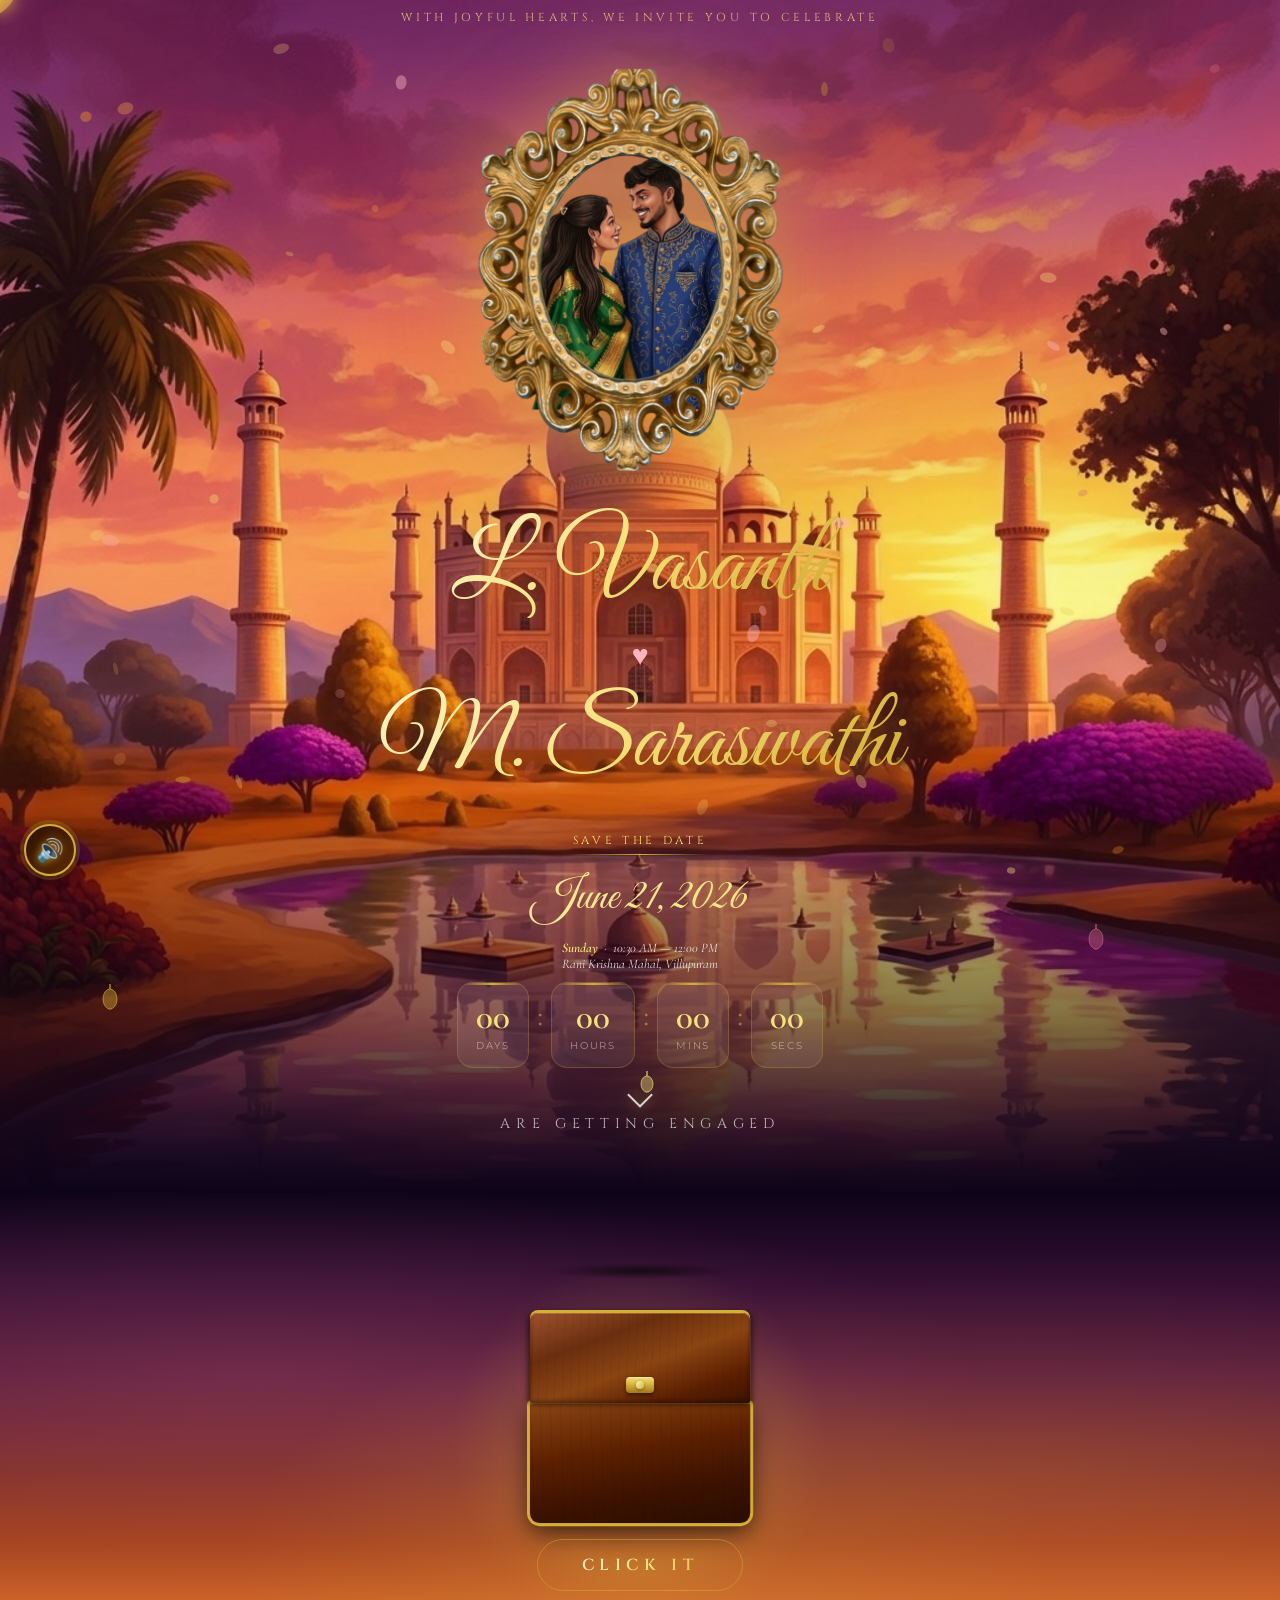
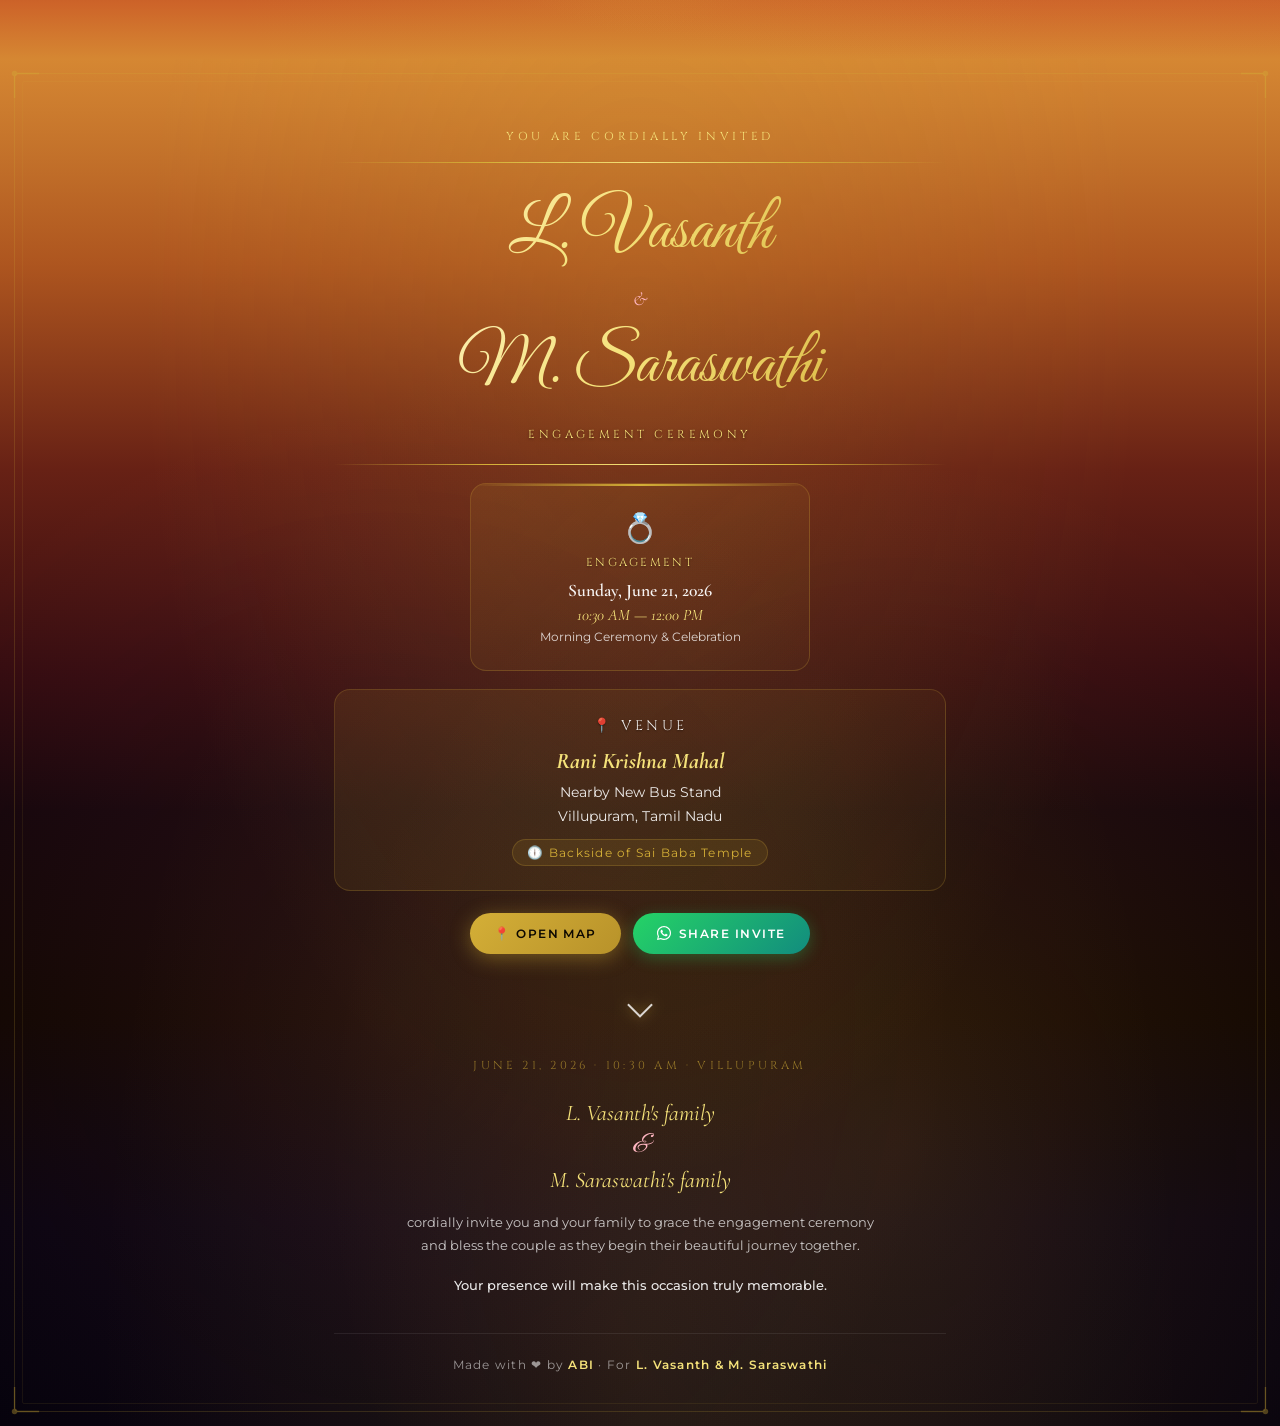
<file: index.html>
<!DOCTYPE html>
<html lang="en">
<head>
  <meta charset="UTF-8"/>
  <meta name="viewport" content="width=device-width, initial-scale=1.0"/>
  <title>L. Vasanth &amp; M. Saraswathi &mdash; Engagement Invitation</title>
  <meta name="description" content="L. Vasanth &amp; M. Saraswathi Engagement &mdash; June 21, 2026 at Rani Krishna Mahal, Villupuram"/>
  <link rel="preconnect" href="https://fonts.googleapis.com"/>
  <link rel="preconnect" href="https://fonts.gstatic.com" crossorigin/>
  <link href="https://fonts.googleapis.com/css2?family=Cormorant+Garamond:ital,wght@0,300;0,400;0,600;1,300;1,400;1,600&family=Great+Vibes&family=Montserrat:wght@300;400;500;600&family=Cinzel:wght@400;600&display=swap" rel="stylesheet"/>
  <style>
    /* ================================================
       ROOT & RESET
    ================================================ */
    *, *::before, *::after { box-sizing: border-box; margin: 0; padding: 0; }
    :root {
      --gold:       #D4AF37;
      --gold-light: #F5E27A;
      --gold-pale:  rgba(212,175,55,0.15);
      --rose:       #C9637A;
      --rose-light: #FFB6C1;
      --sunset1:    #1a0520;   /* deep purple-dark */
      --sunset2:    #4a1040;   /* magenta-dark */
      --sunset3:    #8B3060;   /* rose */
      --sunset4:    #C9637A;   /* pink */
      --sunset5:    #E8964A;   /* orange */
      --sunset6:    #F5C842;   /* amber */
      --sunset7:    #FFF0A0;   /* pale gold */
    }
    html { scroll-behavior: smooth; }
    body {
      font-family: 'Montserrat', sans-serif;
      background: var(--sunset1);
      color: #fff;
      overflow-x: hidden;
    }
    img { max-width: 100%; display: block; }
    a   { text-decoration: none; color: inherit; }
    /* ================================================
       CUSTOM CURSOR - GOLD HEART
    ================================================ */
    * { cursor: none !important; }
    #custom-cursor {
      position: fixed;
      width: 36px; height: 36px;
      pointer-events: none;
      z-index: 99999;
      top: 0; left: 0;
      transform: translate(-50%, -50%);
      transition: transform 0.1s ease;
      filter: drop-shadow(0 0 8px rgba(212,175,55,0.9))
              drop-shadow(0 0 18px rgba(201,99,122,0.7));
    }
    #custom-cursor.clicking {
      transform: translate(-50%, -50%) scale(0.7);
    }
    #custom-cursor.hovering {
      transform: translate(-50%, -50%) scale(1.4);
    }
    #custom-cursor.clicking.hovering {
      transform: translate(-50%, -50%) scale(1.0);
    }
    .cur-trail {
      position: fixed;
      border-radius: 50%;
      pointer-events: none;
      z-index: 99997;
      transform: translate(-50%,-50%);
      animation: trailFade 0.65s ease forwards;
    }
    @keyframes trailFade {
      0%   { opacity: 0.9; transform: translate(-50%,-50%) scale(1); }
      100% { opacity: 0;   transform: translate(-50%,-50%) scale(0); }
    }

    /* ================================================
       PETALS CANVAS
    ================================================ */
    #petals {
      position: fixed; inset: 0;
      pointer-events: none; z-index: 999;
    }

    /* ================================================
       CONTINUOUS SUNSET GRADIENT BODY
    ================================================ */
    .page-bg {
      background:
        linear-gradient(180deg,
          #0d0318   0%,
          #1a0520   5%,
          #2d1040   10%,
          #4a1040   16%,
          #6e2055   22%,
          #8B3060   28%,
          #a84070   32%,
          #C9637A   37%,
          #d4744a   43%,
          #E8964A   48%,
          #f0a830   53%,
          #F5C842   58%,
          #f0b835   62%,
          #e09530   66%,
          #c07030   70%,
          #a05028   74%,
          #7a3020   78%,
          #501520   82%,
          #300a18   86%,
          #1a0510   90%,
          #0d0315   95%,
          #080210  100%);
    }

    /* ================================================
       SCROLL REVEAL
    ================================================ */
    .reveal {
      opacity: 0;
      transform: translateY(40px);
      transition: opacity 0.9s ease, transform 0.9s ease;
    }
    .reveal.visible { opacity: 1; transform: none; }
    .d1 { transition-delay: 0.1s; }
    .d2 { transition-delay: 0.25s; }
    .d3 { transition-delay: 0.4s; }
    .d4 { transition-delay: 0.55s; }
    .d5 { transition-delay: 0.7s; }

    /* ================================================
       GOLD DIVIDERS
    ================================================ */
    .gold-line {
      width: 140px; height: 1px;
      background: linear-gradient(90deg, transparent, var(--gold), transparent);
      margin: 14px auto;
    }
    .gold-line-full {
      width: 100%; height: 1px;
      background: linear-gradient(90deg, transparent, var(--gold), var(--gold-light), var(--gold), transparent);
      margin: 18px 0;
    }
    .eyebrow {
      font-family: 'Cinzel', serif;
      font-size: 0.72rem; letter-spacing: 0.32em;
      text-transform: uppercase; color: var(--gold-light);
    }

    /* ================================================
       SECTION 1 &mdash; HERO (TAJ MAHAL SUNSET)
    ================================================ */
    #s1 {
      min-height: 100vh;
      position: relative;
      display: flex; flex-direction: column;
      align-items: center; justify-content: flex-start;
      overflow: hidden;
      background: url('assets/tajmahal_sunset.png') center center / cover no-repeat;
    }
    #s1::before {
      content: ''; position: absolute; inset: 0; z-index: 1;
      background: linear-gradient(to bottom,
        rgba(13,3,24,0.2) 0%,
        rgba(74,16,64,0.08) 30%,
        rgba(0,0,0,0.0) 60%,
        rgba(13,3,24,0.5) 85%,
        rgba(13,3,24,1) 100%);
    }
    .s1-content {
      position: relative; z-index: 2;
      text-align: center;
      padding: 10px 16px 60px;
      width: 100%;
      display: flex; flex-direction: column; align-items: center;
      overflow: visible;
    }
    .s1-pre {
      font-family: 'Cinzel', serif;
      font-size: 0.72rem; letter-spacing: 0.32em;
      text-transform: uppercase;
      color: rgba(245,226,122,0.8);
      margin-bottom: 20px;
      animation: fadeUp 1s ease 0.2s both;
    }
    .hero-photo {
      width: min(360px, 88%);
      mix-blend-mode: multiply;
      filter: drop-shadow(0 8px 40px rgba(212,175,55,0.6)) drop-shadow(0 0 60px rgba(201,99,122,0.35));
      animation: fadeUp 1s ease 0.4s both, floatY 5s ease-in-out 1.5s infinite;
      margin-bottom: -50px; /* pull text up closer to the circle */
    }
    @keyframes fadeUp   { from{opacity:0;transform:translateY(30px)} to{opacity:1;transform:translateY(0)} }
    @keyframes floatY   { 0%,100%{transform:translateY(0)} 50%{transform:translateY(-12px)} }

    .hero-name {
      font-family: 'Great Vibes', cursive;
      font-size: clamp(3.2rem, 10vw, 6rem);
      line-height: 1.35;
      padding: 0 20px;
      overflow: visible;
      background: linear-gradient(135deg, #fff5d0, #F5E27A, #D4AF37, #F5E27A, #fff5d0);
      background-size: 200% auto;
      -webkit-background-clip: text; -webkit-text-fill-color: transparent;
      background-clip: text;
      filter: drop-shadow(0 2px 20px rgba(212,175,55,0.5));
      animation: fadeUp 1s ease 0.5s both, goldShine 5s linear 2s infinite;
    }
    @keyframes goldShine { from{background-position:0%} to{background-position:200%} }
    .hero-amp {
      font-family: 'Cormorant Garamond', serif;
      font-size: clamp(1.4rem, 3vw, 1.8rem);
      color: var(--rose-light);
      animation: pulse 2s ease-in-out infinite;
      margin: 6px 0;
    }
    @keyframes pulse { 0%,100%{transform:scale(1)} 50%{transform:scale(1.2)} }
    .hero-tagline {
      font-family: 'Cinzel', serif;
      font-size: clamp(0.72rem, 1.6vw, 0.88rem);
      letter-spacing: 0.4em; text-transform: uppercase;
      color: rgba(255,255,255,0.7);
      animation: fadeUp 1s ease 0.9s both;
      margin-top: 6px;
    }

    /* Save the Date on first page */
    .s1-save-date {
      margin-top: 12px;
      padding: 12px 16px 6px;
      width: 100%;
      text-align: center;
      animation: fadeUp 1s ease 1s both;
    }
    .s1-save-date .eyebrow { margin-bottom: 6px; }
    .s1-save-date .gold-line { margin: 6px auto; }
    .s1-save-date .save-date-title { font-size: clamp(1.6rem, 6vw, 2.8rem); margin: 4px 0; }
    .s1-save-date .save-date-info { font-size: 0.82rem; margin: 4px 0 10px; }
    .s1-save-date .countdown { margin-top: 8px; }

    /* Down arrow above ARE GETTING ENGAGED */
    .s1-down-arrow {
      width: 18px; height: 18px;
      border-right: 2.5px solid rgba(255,255,255,0.8);
      border-bottom: 2.5px solid rgba(255,255,255,0.8);
      transform: rotate(45deg);
      margin: 12px auto 4px;
      filter: drop-shadow(0 0 6px rgba(212,175,55,0.8));
      animation: bounce 1.4s ease-in-out infinite;
    }

    .scroll-hint {
      position: absolute;
      right: 18px;
      top: 50%;
      transform: translateY(-50%);
      z-index: 10;
      display: flex;
      flex-direction: column;
      align-items: center;
      gap: 10px;
      animation: fadeUp 1s ease 1.4s both;
    }
    .scroll-hint span {
      font-family: 'Cinzel', serif;
      font-size: 0.65rem; letter-spacing: 0.25em;
      font-weight: 700;
      text-transform: uppercase;
      color: #ffffff;
      text-shadow: 1px 1px 3px rgba(0,0,0,0.9), 0 0 12px rgba(0,0,0,0.8), 0 0 24px rgba(212,175,55,0.6);
      writing-mode: vertical-rl;
      text-orientation: mixed;
    }
    .scroll-arrow {
      width: 20px; height: 20px;
      border-right: 3px solid #ffffff;
      border-bottom: 3px solid #ffffff;
      transform: rotate(45deg);
      filter: drop-shadow(1px 1px 2px rgba(0,0,0,0.9)) drop-shadow(0 0 6px rgba(212,175,55,0.9));
      animation: bounce 1.4s ease-in-out infinite;
      flex-shrink: 0;
    }
    @keyframes bounce { 0%,100%{transform:rotate(45deg) translateY(0)} 50%{transform:rotate(45deg) translateY(8px)} }
    @keyframes bounceDown { 0%,100%{transform:translateY(0)} 50%{transform:translateY(8px)} }

    /* Bottom-centered scroll hint (used in section 2) */
    .scroll-hint-bottom {
      display: flex;
      flex-direction: column;
      align-items: center;
      gap: 6px;
      margin-top: 14px;
      padding-bottom: 28px;
      z-index: 10;
      position: relative;
    }
    .scroll-hint-bottom span {
      font-family: 'Cinzel', serif;
      font-size: 0.65rem; letter-spacing: 0.25em;
      font-weight: 700;
      text-transform: uppercase;
      color: #ffffff;
      text-shadow: 1px 1px 3px rgba(0,0,0,0.9), 0 0 12px rgba(0,0,0,0.8);
    }
    .scroll-arrow-bottom {
      width: 20px; height: 20px;
      border-right: 3px solid #ffffff;
      border-bottom: 3px solid #ffffff;
      transform: rotate(45deg);
      filter: drop-shadow(1px 1px 2px rgba(0,0,0,0.9)) drop-shadow(0 0 6px rgba(212,175,55,0.9));
      animation: bounce 1.4s ease-in-out infinite;
    }

    /* Floating lanterns on hero */
    .lantern {
      position: absolute; pointer-events: none; z-index: 2;
      animation: lanternRise var(--ld,10s) ease-in-out infinite var(--dl,0s);
    }
    @keyframes lanternRise {
      0%   {transform:translateY(30vh) translateX(0) rotate(0deg); opacity:0}
      10%  {opacity:.75}
      90%  {opacity:.4}
      100% {transform:translateY(-110vh) translateX(var(--dx,20px)) rotate(var(--dr,8deg)); opacity:0}
    }

    /* ================================================
       SECTION 2 &mdash; SAVE THE DATE + STORY
    ================================================ */
    #s2 {
      position: relative;
      overflow: hidden;
      background: linear-gradient(180deg,
        rgba(13,3,24,1)      0%,
        rgba(45,10,50,0.95)  20%,
        rgba(80,20,60,0.92)  40%,
        rgba(120,40,40,0.92) 60%,
        rgba(160,60,30,0.92) 75%,
        rgba(200,90,40,0.88) 88%,
        rgba(210,130,50,0.9) 100%);
    }
    /* Sunset glow orbs */
    #s2::before {
      content:''; position:absolute; inset:0; pointer-events:none;
      background:
        radial-gradient(ellipse at 20% 40%, rgba(201,99,122,0.22), transparent 50%),
        radial-gradient(ellipse at 80% 60%, rgba(232,150,74,0.2), transparent 50%),
        radial-gradient(ellipse at 50% 80%, rgba(212,175,55,0.18), transparent 45%);
    }
    .s2-inner {
      position: relative; z-index: 5;
      max-width: 720px; width: 90%;
      margin: 0 auto;
      padding: 50px 24px 10px;
      text-align: center;
    }

    /* SAVE THE DATE BLOCK */
    .save-date-block {
      margin-bottom: 20px;
    }
    .save-date-title {
      font-family: 'Great Vibes', cursive;
      font-size: clamp(2.6rem, 7vw, 4.2rem);
      line-height: 1.4;
      padding: 6px 20px;
      overflow: visible;
      background: linear-gradient(135deg, #fff5d0, #F5E27A, #D4AF37, #F5E27A);
      background-size: 200% auto;
      -webkit-background-clip: text; -webkit-text-fill-color: transparent;
      background-clip: text;
      animation: goldShine 4s linear infinite;
    }
    .save-date-info {
      font-family: 'Cormorant Garamond', serif;
      font-style: italic;
      font-size: clamp(1.1rem, 3vw, 1.4rem);
      color: rgba(255,255,255,0.85);
      margin: 12px 0 24px;
    }
    .save-date-info span { color: var(--gold-light); font-weight: 600; }

    /* Countdown */
    .countdown {
      display: flex; justify-content: center;
      align-items: center; gap: 8px;
      flex-wrap: wrap;
    }
    .cd-item {
      background: rgba(255,255,255,0.07);
      backdrop-filter: blur(12px);
      border: 1px solid rgba(212,175,55,0.25);
      border-radius: 16px;
      padding: 16px 18px;
      min-width: 72px;
      text-align: center;
      position: relative;
      overflow: hidden;
    }
    .cd-item::before {
      content:''; position:absolute; top:0;left:0;right:0;height:2px;
      background:linear-gradient(90deg,transparent,var(--gold),transparent);
    }
    .cd-num {
      font-family: 'Cormorant Garamond', serif;
      font-size: 2.2rem; font-weight: 600;
      color: var(--gold-light); line-height: 1;
    }
    .cd-lbl {
      font-size: 0.62rem; letter-spacing: 0.18em;
      text-transform: uppercase; color: rgba(255,255,255,0.45);
      margin-top: 5px;
    }
    .cd-sep {
      font-family: 'Cormorant Garamond', serif;
      font-size: 2rem; color: rgba(212,175,55,0.6);
      padding-bottom: 20px; line-height: 1;
    }

    /* Decorative divider flame */
    .flame-divider {
      display: flex; align-items: center; gap: 14px;
      justify-content: center; margin: 50px 0 40px;
    }
    .flame-line {
      flex: 1; height: 1px;
      background: linear-gradient(90deg, transparent, rgba(212,175,55,0.4));
    }
    .flame-line.right {
      background: linear-gradient(90deg, rgba(212,175,55,0.4), transparent);
    }
    .flame-icon {
      font-size: 1.4rem;
      filter: drop-shadow(0 0 8px rgba(232,150,74,0.8));
      animation: flamePulse 2s ease-in-out infinite;
    }
    @keyframes flamePulse { 0%,100%{transform:scale(1)} 50%{transform:scale(1.15)} }

    /* OUR STORY &mdash; centered vertical timeline */
    .story-section-title {
      margin-bottom: 40px;
    }
    .story-section-title h2 {
      font-family: 'Great Vibes', cursive;
      font-size: clamp(2.2rem, 6vw, 3.5rem);
      color: var(--gold-light);
      filter: drop-shadow(0 0 20px rgba(212,175,55,0.4));
      line-height: 1.1;
    }

    /* Centered photo */
    .story-photo-center {
      width: min(300px, 80%);
      margin: 0 auto 36px;
      mix-blend-mode: multiply;
      filter: drop-shadow(0 6px 35px rgba(212,175,55,0.5)) drop-shadow(0 0 50px rgba(201,99,122,0.3));
      animation: floatY 5s ease-in-out infinite;
    }

    /* Centered timeline */
    .c-timeline {
      display: flex; flex-direction: column;
      align-items: center; gap: 28px;
      position: relative;
    }
    .c-timeline::before {
      content:''; position:absolute;
      left:50%; top:0; bottom:0; width:2px;
      transform:translateX(-50%);
      background:linear-gradient(to bottom, var(--gold), var(--rose), var(--sunset5), var(--gold));
      opacity: 0.5;
    }
    .c-tl-item {
      background: rgba(255,255,255,0.06);
      backdrop-filter: blur(10px);
      border: 1px solid rgba(212,175,55,0.18);
      border-radius: 16px;
      padding: 20px 24px;
      max-width: 380px;
      width: 100%;
      text-align: center;
      position: relative;
      transition: all 0.3s ease;
    }
    .c-tl-item::before {
      content:''; position:absolute; top:0;left:0;right:0;height:2px;
      background:linear-gradient(90deg,transparent,var(--gold),transparent);
    }
    .c-tl-item:hover { transform:translateY(-4px); box-shadow:0 12px 30px rgba(212,175,55,0.12); }
    .c-tl-icon { font-size: 1.4rem; margin-bottom: 8px; display:block; }
    .c-tl-label {
      font-family:'Cinzel',serif; font-size:0.68rem;
      letter-spacing:0.3em; text-transform:uppercase;
      color:var(--gold); margin-bottom:4px;
    }
    .c-tl-title {
      font-family:'Cormorant Garamond',serif; font-size:1.05rem;
      font-style:italic; color:rgba(255,255,255,0.92); margin-bottom:4px;
    }
    .c-tl-desc { font-size:0.82rem; color:rgba(255,255,255,0.7); line-height:1.7; }

    /* ================================================
       SECTION 3 &mdash; GOLDEN INVITATION
    ================================================ */
    #s3 {
      position: relative; overflow: hidden;
      background: linear-gradient(180deg,
        rgba(210,130,50,0.9)  0%,
        rgba(170,80,30,0.95)  15%,
        rgba(100,30,20,0.97)  30%,
        rgba(50,10,15,0.98)   45%,
        rgba(20,5,10,1)       55%,
        rgba(15,5,0,1)        70%,
        rgba(8,3,15,1)        85%,
        rgba(5,2,12,1)       100%);
    }
    #s3::before {
      content:''; position:absolute; inset:0; pointer-events:none;
      background:
        radial-gradient(ellipse at 50% 20%, rgba(212,175,55,0.15), transparent 55%),
        radial-gradient(ellipse at 30% 70%, rgba(201,99,122,0.1), transparent 45%),
        radial-gradient(ellipse at 70% 80%, rgba(232,150,74,0.12), transparent 45%),
        radial-gradient(ellipse at 50% 95%, rgba(212,175,55,0.1), transparent 60%);
    }
    /* Ornate double border */
    #s3::after {
      content:''; position:absolute; inset:14px;
      border:1px solid rgba(212,175,55,0.18); border-radius:4px; pointer-events:none;
    }
    .s3-border-inner {
      position:absolute; inset:22px;
      border:1px solid rgba(212,175,55,0.09); border-radius:2px; pointer-events:none; z-index:1;
    }
    /* Corner ornaments */
    .corner { position:absolute; pointer-events:none; z-index:2; }

    .s3-down-arrow-hint {
      margin-top: 30px;
      display: flex; justify-content: center;
      animation: fadeUp 1s ease 1s both;
    }

    .s3-inner {
      position:relative; z-index:5;
      max-width:660px; width:90%;
      margin:0 auto;
      padding:70px 24px 30px;
      text-align:center;
    }
    .invite-names {
      font-family:'Great Vibes',cursive;
      font-size:clamp(2.6rem, 7vw, 4.2rem);
      line-height: 1.4;
      padding: 4px 20px;
      overflow: visible;
      display: block;
      background:linear-gradient(135deg,#fff5d0,#F5E27A,#D4AF37,#F5E27A,#fff5d0);
      background-size:200% auto;
      -webkit-background-clip:text; -webkit-text-fill-color:transparent;
      background-clip:text;
      animation:goldShine 4s linear infinite;
    }
    .invite-amp {
      font-family:'Cormorant Garamond',serif; font-size:1.2rem;
      font-style:italic; color:var(--rose-light); margin:4px 0; display:block;
    }
    .invite-sub {
      font-family:'Cinzel',serif; font-size:0.72rem; letter-spacing:0.3em;
      text-transform:uppercase; color:var(--gold-light); margin:10px 0 22px;
      text-shadow: 0 1px 3px rgba(0,0,0,0.5);
    }

    /* Event card */
    .evt-card-single {
      background:linear-gradient(135deg,rgba(212,175,55,0.1),rgba(212,175,55,0.03));
      border:1px solid rgba(212,175,55,0.22);
      border-radius:16px; padding:26px 20px;
      max-width:340px; margin:0 auto 18px;
      position:relative; overflow:hidden;
    }
    .evt-card-single::before {
      content:''; position:absolute; top:0;left:0;right:0;height:2px;
      background:linear-gradient(90deg,transparent,var(--gold),transparent);
    }
    .evt-icon  { font-size:1.8rem; display:block; margin-bottom:10px; }
    .evt-type  { font-family:'Cinzel',serif; font-size:0.72rem; letter-spacing:0.2em; color:var(--gold-light); text-transform:uppercase; margin-bottom:10px; text-shadow: 0 1px 2px rgba(0,0,0,0.4); }
    .evt-date  { font-family:'Cormorant Garamond',serif; font-size:1.1rem; font-weight:600; color:rgba(255,255,255,0.95); margin-bottom:4px; }
    .evt-time  { font-family:'Cormorant Garamond',serif; font-style:italic; font-size:1rem; color:var(--gold-light); margin-bottom:4px; }
    .evt-note  { font-size:0.78rem; color:rgba(255,255,255,0.8); }

    /* Venue card */
    .venue-card {
      background:linear-gradient(135deg,rgba(212,175,55,0.1),rgba(212,175,55,0.03));
      border:1px solid rgba(212,175,55,0.2);
      border-radius:16px; padding:24px 20px;
      margin:18px 0;
    }
    .vc-label { font-family:'Cinzel',serif; font-size:0.68rem; letter-spacing:0.24em; color:var(--gold-light); text-transform:uppercase; margin-bottom:8px; text-shadow: 0 1px 2px rgba(0,0,0,0.4); }
    .venue-card h3 { font-family:'Cormorant Garamond',serif; font-style:italic; font-size:1.4rem; color:var(--gold-light); margin-bottom:6px; }
    .venue-card p  { font-size:0.88rem; color:rgba(255,255,255,0.9); line-height:1.75; }
    .landmark-chip {
      display:inline-block; margin-top:10px;
      padding:5px 14px; border-radius:20px;
      background:rgba(212,175,55,0.1);
      border:1px solid rgba(212,175,55,0.22);
      font-size:0.78rem; color:var(--gold); letter-spacing:0.1em;
    }

    /* ── MAP EMBED ── */
    .map-embed-wrap {
      margin: 20px 0;
      border-radius: 18px;
      overflow: hidden;
      border: 2px solid rgba(212,175,55,0.35);
      box-shadow: 0 8px 40px rgba(0,0,0,0.5),
                  0 0 0 1px rgba(212,175,55,0.1),
                  inset 0 0 30px rgba(212,175,55,0.04);
      position: relative;
    }
    .map-embed-wrap::before {
      content: '';
      position: absolute; top: 0; left: 0; right: 0; height: 3px;
      background: linear-gradient(90deg, transparent, #D4AF37, #F5E27A, #D4AF37, transparent);
      z-index: 2; pointer-events: none;
    }
    .map-embed-wrap iframe {
      width: 100%; height: 260px;
      border: none; display: block;
      filter: saturate(1.1) contrast(1.05);
    }
    .map-embed-label {
      font-family: 'Cinzel', serif;
      font-size: 0.6rem; letter-spacing: 0.3em;
      text-transform: uppercase;
      color: rgba(212,175,55,0.6);
      margin-bottom: 10px;
      display: block;
    }
    @media(max-width:480px){
      .map-embed-wrap iframe { height: 200px; }
    }

    /* S3 couple photo */
    .s3-photo {
      width:min(280px,80%); margin:20px auto;
      mix-blend-mode: multiply;
      filter:drop-shadow(0 6px 30px rgba(212,175,55,0.5)) drop-shadow(0 0 50px rgba(201,99,122,0.25));
    }

    /* Buttons */
    .btn-row { display:flex; gap:12px; justify-content:center; flex-wrap:wrap; margin-top:22px; }
    .abtn {
      display:inline-flex; align-items:center; gap:8px;
      padding:13px 24px; border-radius:100px;
      font-family:'Montserrat',sans-serif;
      font-size:0.78rem; font-weight:600; letter-spacing:0.12em;
      text-transform:uppercase; border:none; cursor:pointer; transition:all 0.3s ease;
    }
    .abtn-gold { background:linear-gradient(135deg,var(--gold),#B8922A); color:#0d0800; box-shadow:0 4px 20px rgba(212,175,55,0.4); }
    .abtn-gold:hover { transform:translateY(-2px); box-shadow:0 8px 30px rgba(212,175,55,0.65); }
    .abtn-wa   { background:linear-gradient(135deg,#25D366,#128C7E); color:white; box-shadow:0 4px 16px rgba(37,211,102,0.3); }
    .abtn-wa:hover { transform:translateY(-2px); }

    /* Footer content now merged into s3 */
    .footer-inner { position:relative; z-index:2; width:100%; margin-top:40px; }
    .footer-names {
      font-family:'Great Vibes',cursive;
      font-size:clamp(2.6rem,8vw,4.5rem);
      line-height: 1.35;
      padding: 8px 20px;
      overflow: visible;
      display: flex;
      flex-direction: column;
      align-items: center;
      gap: 0;
    }
    .fn-groom { color:var(--gold-light); white-space:nowrap; }
    .fn-heart { color:var(--rose); font-size:1.8rem; display:block; line-height:1; margin:4px 0; animation:pulse 1.8s ease-in-out infinite; }
    .fn-bride { color:var(--rose-light); white-space:nowrap; }
    .footer-date {
      font-family:'Cinzel',serif; font-size:0.72rem; letter-spacing:0.28em;
      text-transform:uppercase; color:rgba(212,175,55,0.6); margin:14px 0 8px;
    }
    .footer-invite-text {
      margin: 24px auto 36px;
      padding: 0 16px;
      max-width: 500px;
      font-family: 'Montserrat', sans-serif;
      font-size: 0.8rem;
      line-height: 1.8;
      color: rgba(255,255,255,0.75);
    }
    .fi-families {
      font-family: 'Cormorant Garamond', serif;
      font-size: 1.4rem;
      color: var(--gold-light);
      margin-bottom: 16px;
      font-style: italic;
      line-height: 1.4;
    }
    .fi-amp {
      font-family: 'Great Vibes', cursive;
      color: var(--rose-light);
      font-size: 1.6rem;
      margin: 0 8px;
    }
    .fi-highlight {
      margin-top: 16px;
      color: rgba(255,255,255,0.9);
      font-weight: 500;
    }
    .footer-contact { display:flex; flex-direction:column; gap:8px; align-items:center; }
    .footer-contact a { font-size:0.85rem; color:rgba(255,255,255,0.65); transition:color 0.3s; }
    .footer-contact a:hover { color:var(--gold-light); }
    .footer-made {
      margin-top:28px; padding-top:20px;
      border-top:1px solid rgba(255,255,255,0.08);
      font-size:0.78rem; color:rgba(255,255,255,0.55);
      letter-spacing:0.1em; line-height:1.8;
    }
    .footer-made strong {
      color:var(--gold-light);
      font-weight:600;
    }

    /* ================================================
       MOBILE RESPONSIVE
    ================================================ */

    /* ── TABLET (max 768px) ── */
    @media(max-width:768px){
      .s1-content { padding: 8px 16px 40px; }
      .hero-name { font-size: clamp(2.8rem,11vw,4.5rem); }
      .save-date-title { font-size: clamp(2.2rem,8vw,3.2rem); }
      .invite-names { font-size: clamp(2.2rem,8vw,3.2rem); }
      .footer-names { font-size: clamp(2rem, 9vw, 3rem); }
      .footer-date {
        font-size: 0.62rem;
        letter-spacing: 0.2em;
        margin: 12px 0 6px;
      }
      .footer-quote { font-size: 0.9rem; }
      .footer-made { font-size: 0.7rem; margin-top: 20px; padding-top: 16px; }

      /* Hide cursor trail on touch devices */
      .cur-trail { display: none; }
      #custom-cursor { display: none; }

      /* Gold lines */
      .gold-line { width: 100px; }
      .eyebrow { font-size: 0.62rem; letter-spacing: 0.28em; }
    }

    /* ── SMALL MOBILE (max 360px) ── */
    @media(max-width:360px){
      .hero-name { font-size: 2.4rem; }
      .save-date-title { font-size: 1.9rem; }
      .invite-names { font-size: 1.9rem; }
      .footer-names { font-size: 1.9rem; }
      .cd-item { min-width: 52px; padding: 10px 8px; }
      .cd-num { font-size: 1.6rem; }
    }

    /* ═══════════════════════════════════════════════════
       WOODEN RING BOX — REALISTIC 3D ANIMATION
    ═══════════════════════════════════════════════════ */
    .ring-box-section{
      text-align:center; padding:16px 0 16px;
      position:relative; overflow:visible;
    }
    .rb-ambient{
      position:absolute;top:50%;left:50%;
      transform:translate(-50%,-50%);
      width:380px;height:380px;
      background:radial-gradient(ellipse,rgba(139,90,43,0.25) 0%,rgba(212,175,55,0.12) 45%,transparent 70%);
      pointer-events:none;
      animation:ambPulse 3s ease-in-out infinite;
    }
    @keyframes ambPulse{
      0%,100%{opacity:.5;transform:translate(-50%,-50%) scale(1)}
      50%{opacity:1;transform:translate(-50%,-50%) scale(1.1)}
    }

    /* ── SCENE ── */
    .rb-scene{
      position:relative;
      width:260px; height:260px;
      margin:0 auto;
      perspective:1200px;
      perspective-origin:50% 30%;
    }

    /* ── WOODEN BOX WRAPPER (floats) ── */
    .wb-wrapper{
      position:absolute; bottom:0; left:50%;
      transform:translateX(-50%);
      width:220px;
      transform-style:preserve-3d;
      animation:woodFloat 4s ease-in-out infinite;
      transition:transform 1.0s cubic-bezier(0.4, 0, 0.2, 1);
    }
    @keyframes woodFloat{
      0%,100%{transform:translateX(-50%) rotateX(8deg) rotateY(-6deg) translateY(0)}
      50%{transform:translateX(-50%) rotateX(6deg) rotateY(6deg) translateY(-14px)}
    }

    /* When open: tilt box forward and lift slightly to look inside */
    .wb-wrapper.open {
      animation: none !important;
      transform: translateX(-50%) rotateX(15deg) rotateY(0deg) translateY(-10px);
    }

    /* ── LID ── */
    .wb-lid{
      width:220px; height:90px;
      position:relative;
      transform-origin:bottom center;
      transform-style:preserve-3d;
      transition:transform 1.2s cubic-bezier(0.4,0,0.2,1);
      z-index:3;
      transform: rotateX(0deg);
    }
    /* Lid open state: flip in place to reveal inside */
    .wb-lid.open{
      transform: translateY(-100%) rotateX(180deg);
    }

    /* ── DOUBLE-SIDED 3D LID FACES ── */
    .wb-lid-front, .wb-lid-back{
      position:absolute; inset:0;
      border-radius:8px 8px 2px 2px;
      backface-visibility:hidden;
      -webkit-backface-visibility:hidden;
      transition:opacity 0.5s ease;
    }

    /* Front/Outside face */
    .wb-lid-front{
      background:
        linear-gradient(160deg, #a0522d 0%, #6b2f0f 30%, #8b4513 55%, #5c1f00 80%, #3d1200 100%);
      box-shadow:
        0 -3px 0 #D4AF37,
        inset 0 1px 0 rgba(255,200,100,0.3),
        inset 0 -2px 4px rgba(0,0,0,0.4),
        2px 0 6px rgba(0,0,0,0.5),
        -2px 0 6px rgba(0,0,0,0.5);
      z-index:2;
      transform:rotateX(0deg) translateZ(1px); /* Prevent Z-fighting */
      opacity:1;
    }
    /* Wood grain on lid front */
    .wb-lid-front::before{
      content:'';position:absolute;inset:0;
      background:repeating-linear-gradient(
        92deg,
        transparent 0px, transparent 3px,
        rgba(0,0,0,0.06) 3px, rgba(0,0,0,0.06) 4px,
        transparent 4px, transparent 8px
      );
    }

    /* Back/Inside face of the lid */
    .wb-lid-back{
      background:linear-gradient(180deg,#1a0a00,#2d1000);
      border:4px solid #5c1f00;
      border-radius:8px 8px 2px 2px;
      display:flex; flex-direction:column;
      align-items:center; justify-content:center; gap:4px;
      transform:rotateX(180deg) translateZ(1px); /* Face back and keep readable */
      box-shadow:inset 0 0 12px rgba(0,0,0,0.8);
      z-index:1;
      opacity:0;
    }
    .wb-lid-back.show{ opacity:1; }
    .wb-lid-inscription{
      font-family:'Great Vibes',cursive;
      font-size:1.15rem; color:#D4AF37;
      text-shadow:0 0 10px rgba(212,175,55,0.8);
    }
    .wb-lid-heart{
      font-size:0.9rem; color:#e87c9a;
      animation:pulse 1.8s ease-in-out infinite;
    }

    /* Cross-fade faces when lid open state toggles */
    .wb-lid.open .wb-lid-front {
      opacity:0;
      pointer-events:none;
    }
    .wb-lid.open .wb-lid-back {
      opacity:1;
      z-index:3;
    }

    /* Gold latch on lid front */
    .wb-latch{
      position:absolute; bottom:10px; left:50%;
      transform:translateX(-50%);
      width:28px; height:16px;
    }
    .wb-latch-plate{
      width:28px; height:16px;
      background:linear-gradient(180deg,#F5E27A,#D4AF37,#A07820);
      border-radius:4px;
      box-shadow:0 2px 4px rgba(0,0,0,0.5), inset 0 1px 0 rgba(255,255,255,0.3);
    }
    .wb-latch-dot{
      width:8px;height:8px;
      background:linear-gradient(135deg,#fff5c0,#D4AF37);
      border-radius:50%;
      position:absolute; top:50%; left:50%;
      transform:translate(-50%,-50%);
      box-shadow:0 1px 3px rgba(0,0,0,0.4);
    }

    /* Hinge on lid back */
    .wb-hinge{
      position:absolute; bottom:-4px; left:50%;
      transform:translateX(-50%);
      width:60px; height:8px;
      background:linear-gradient(180deg,#D4AF37,#A07820);
      border-radius:4px;
      box-shadow:0 2px 4px rgba(0,0,0,0.5);
    }

    /* ── BASE ── */
    .wb-base{
      width:220px; height:120px;
      position:relative; z-index:2;
      transform-style:preserve-3d;
    }

    /* Velvet interior (sits behind wood front) */
    .wb-velvet{
      position:absolute; top:0; left:4px; right:4px; bottom:4px;
      background: linear-gradient(180deg, #f0e6d0 0%, #e8d5b5 50%, #d4c09a 100%);
      border-radius:2px 2px 6px 6px;
      overflow:hidden;
      box-shadow:inset 0 4px 10px rgba(0,0,0,0.3);
      z-index:1;
      transform:translateZ(-1px);
    }
    .wb-velvet::before{
      content:'';position:absolute;inset:0;
      background:radial-gradient(ellipse at 50% 20%, rgba(255,240,200,0.6) 0%, rgba(212,175,55,0.15) 50%, transparent 80%);
    }

    /* Base front wall (wood) */
    .wb-base-front{
      position:absolute; bottom:0; left:0; right:0;
      height:120px; /* Covers velvet completely when closed */
      background:
        linear-gradient(170deg,#8b4513 0%,#5c2000 40%,#3d1200 70%,#2a0d00 100%);
      border-radius:2px 2px 10px 10px;
      box-shadow:
        0 0 0 3px #D4AF37,
        0 8px 24px rgba(0,0,0,0.7),
        inset 0 1px 0 rgba(255,180,80,0.25),
        2px 0 0 rgba(212,175,55,0.5),
        -2px 0 0 rgba(212,175,55,0.5);
      z-index:2;
      transform:translateZ(1px);
      transition:height 1.2s cubic-bezier(0.4, 0, 0.2, 1), border-radius 1.2s ease, box-shadow 1.2s ease;
      overflow:hidden;
    }
    /* Wood grain on base front */
    .wb-base-front::before{
      content:'';position:absolute;inset:0;
      background:repeating-linear-gradient(
        88deg,
        transparent 0px, transparent 4px,
        rgba(0,0,0,0.07) 4px, rgba(0,0,0,0.07) 5px,
        transparent 5px, transparent 10px
      );
    }

    /* Open state: slide the wood front wall down to reveal velvet */
    .wb-wrapper.open .wb-base-front {
      height:50px; /* Reveal top 70px of velvet */
      border-radius:0 0 10px 10px;
      box-shadow:
        0 4px 10px rgba(0,0,0,0.5),
        2px 0 0 rgba(212,175,55,0.5),
        -2px 0 0 rgba(212,175,55,0.5);
    }

    /* Engagement rings */
    .real-rings-photo{
      width:75%; height:auto;
      max-height:45px;
      object-fit:contain;
      mix-blend-mode:multiply;
      opacity:0;
      position:absolute;
      top:12px; /* Center inside the exposed velvet area */
      left:50%;
      transform:translateX(-50%) translateY(8px) scale(0.9);
      transition:opacity 0.6s ease 1.0s, transform 0.6s ease 1.0s;
      z-index:2;
    }
    .real-rings-photo.show{
      opacity:1; transform:translateX(-50%) translateY(0) scale(1.1);
    }

    /* Ring glow spotlight */
    .wb-ring-glow{
      position:absolute;
      top:15px; left:50%;
      transform:translateX(-50%);
      width:120px; height:50px;
      background:radial-gradient(ellipse,rgba(255,255,255,0.25) 0%,transparent 70%);
      opacity:0; transition:opacity 0.6s ease 1.2s;
      z-index:1;
    }
    .wb-ring-glow.show{ opacity:1; }

    /* ── SHADOW ── */
    .wb-shadow{
      width:180px; height:16px;
      background:radial-gradient(ellipse,rgba(0,0,0,0.6) 0%,transparent 70%);
      margin:4px auto 0;
      transition:transform 0.8s ease, opacity 0.8s ease;
    }

    /* ── SPARK CANVAS ── */
    #sparkCanvas {
      position: absolute;
      top: 50%;
      left: 50%;
      transform: translate(-50%, -50%);
      pointer-events: none;
      z-index: 10;
    }

    /* ── BUTTON ── */
    .rb-click-btn{
      display:inline-flex; align-items:center; justify-content:center;
      margin-top:16px; padding:14px 44px;
      background:transparent;
      border:1.5px solid rgba(212,175,55,0.5);
      border-radius:50px; cursor:pointer;
      position:relative; overflow:hidden;
      transition:border-color 0.3s, transform 0.2s;
    }
    .rb-click-btn:hover{ border-color:rgba(212,175,55,0.9); transform:scale(1.04); }
    .rb-btn-glow{
      position:absolute;inset:0;border-radius:50px;
      background:radial-gradient(ellipse at center,rgba(212,175,55,0.12),transparent 70%);
      animation:btnPulse 2.5s ease-in-out infinite;
    }
    @keyframes btnPulse{
      0%,100%{box-shadow:0 0 16px rgba(212,175,55,0.4),0 0 32px rgba(212,175,55,0.1)}
      50%{box-shadow:0 0 32px rgba(212,175,55,0.8),0 0 64px rgba(212,175,55,0.3)}
    }
    .rb-btn-text{
      position:relative;font-family:'Cinzel',serif;
      font-size:1rem;font-weight:600;letter-spacing:0.35em;
      text-transform:uppercase;
      background:linear-gradient(135deg,#fff5d0,#F5E27A,#D4AF37,#F5E27A);
      -webkit-background-clip:text;-webkit-text-fill-color:transparent;
      background-clip:text;background-size:200% auto;
      animation:goldShine 3s linear infinite;
    }
    .rb-click-btn:active{transform:scale(0.97);}
    .ring-opened-msg{
      font-family:'Great Vibes',cursive;font-size:2rem;
      overflow:visible;padding:8px 20px;line-height:1.6;
      color:var(--gold-light);margin-top:10px;
      text-shadow:0 0 30px rgba(212,175,55,0.8);
      min-height:2rem;
    }

    /* ── MEDIA QUERIES FOR RESPONSIVENESS ── */
    @media(max-width:768px){
      .rb-scene{width:220px; height:220px;}
      .wb-wrapper{width:190px;}
      .wb-lid, .wb-lid-front, .wb-lid-back{width:190px; height:78px;}
      .wb-base{width:190px; height:100px;}
      .wb-base-front{width:190px; height:100px;}
      .wb-wrapper.open .wb-base-front {
        height:40px; /* Reveal top 60px of velvet */
      }
      .real-rings-photo{
        max-height:38px;
        top:10px;
      }
      .wb-ring-glow{
        height:35px;
        top:10px;
      }
    }
    @media(max-width:480px){
      .rb-scene{width:200px; height:200px;}
      .wb-wrapper{width:170px;}
      .wb-lid, .wb-lid-front, .wb-lid-back{width:170px; height:70px;}
      .wb-base{width:170px; height:85px;}
      .wb-base-front{width:170px; height:85px;}
      .wb-wrapper.open .wb-base-front {
        height:35px; /* Reveal top 50px of velvet */
      }
      .real-rings-photo{
        max-height:32px;
        top:8px;
      }
      .wb-ring-glow{
        height:30px;
        top:8px;
      }
      .rb-click-btn{margin-top:8px; padding:13px 36px;}
      .rb-btn-text{font-size:0.88rem; letter-spacing:0.28em;}
      .ring-opened-msg{font-size:1.4rem; min-height:2rem;}
    }
    @media(max-width:360px){
      .rb-scene{width:180px; height:180px;}
      .wb-wrapper{width:155px;}
      .wb-lid, .wb-lid-front, .wb-lid-back{width:155px; height:65px;}
      .wb-base{width:155px; height:75px;}
      .wb-base-front{width:155px; height:75px;}
      .wb-wrapper.open .wb-base-front {
        height:30px; /* Reveal top 45px of velvet */
      }
      .real-rings-photo{
        max-height:35px;
        top:6px;
      }
      .wb-ring-glow{
        height:30px;
        top:6px;
      }
    }

    /* ── MUSIC PLAYER ── */
    #music-btn {
      position: fixed;
      bottom: 24px;
      left: 24px;
      z-index: 9999;
      width: 52px; height: 52px;
      border-radius: 50%;
      background: linear-gradient(135deg, #2d1000, #5c2a00);
      border: 2px solid rgba(212,175,55,0.7);
      box-shadow: 0 4px 20px rgba(0,0,0,0.5), 0 0 0 0 rgba(212,175,55,0.4);
      cursor: pointer;
      display: flex; align-items: center; justify-content: center;
      transition: transform 0.2s, box-shadow 0.3s;
      outline: none;
    }
    #music-btn:hover { transform: scale(1.1); box-shadow: 0 6px 28px rgba(0,0,0,0.6), 0 0 16px rgba(212,175,55,0.4); }
    #music-btn.playing {
      animation: musicPulse 2s ease-in-out infinite;
      border-color: rgba(212,175,55,1);
      box-shadow: 0 4px 20px rgba(0,0,0,0.5), 0 0 0 4px rgba(212,175,55,0.25);
    }
    @keyframes musicPulse {
      0%,100% { box-shadow: 0 4px 20px rgba(0,0,0,0.5), 0 0 0 4px rgba(212,175,55,0.25); }
      50%      { box-shadow: 0 4px 20px rgba(0,0,0,0.5), 0 0 0 10px rgba(212,175,55,0.0); }
    }
    #music-btn svg { width: 22px; height: 22px; }
    #music-btn .music-note {
      font-size: 1.4rem;
      filter: drop-shadow(0 0 4px rgba(212,175,55,0.8));
      transition: opacity 0.2s;
    }
    #music-label {
      position: fixed;
      bottom: 30px;
      left: 84px;
      z-index: 9998;
      font-family: 'Cinzel', serif;
      font-size: 0.58rem;
      letter-spacing: 0.18em;
      color: rgba(255,255,255,0.85);
      text-shadow: 1px 1px 3px rgba(0,0,0,0.9);
      text-transform: uppercase;
      pointer-events: none;
      opacity: 0;
      transform: translateX(-8px);
      transition: opacity 0.4s, transform 0.4s;
      white-space: nowrap;
    }
    #music-label.visible { opacity: 1; transform: translateX(0); }
    #yt-player-wrap {
      position: fixed;
      bottom: -5px; left: -5px;
      width: 1px; height: 1px;
      overflow: hidden;
      opacity: 0;
      pointer-events: none;
      z-index: -1;
    }

  </style>
</head>
<body class="page-bg">
<!-- Custom Heart Cursor -->
<div id="custom-cursor">
  <svg viewBox="0 0 36 36" fill="none" xmlns="http://www.w3.org/2000/svg">
    <path d="M18 31 C18 31 4 22 4 12.5 C4 8.4 7.1 5 11 5 C13.8 5 16.2 6.6 18 9 C19.8 6.6 22.2 5 25 5 C28.9 5 32 8.4 32 12.5 C32 22 18 31 18 31Z" fill="url(#hg)" stroke="rgba(212,175,55,0.6)" stroke-width="0.8"/>
    <defs>
      <linearGradient id="hg" x1="4" y1="5" x2="32" y2="31" gradientUnits="userSpaceOnUse">
        <stop offset="0%" stop-color="#F5E27A"/>
        <stop offset="50%" stop-color="#D4AF37"/>
        <stop offset="100%" stop-color="#C9637A"/>
      </linearGradient>
    </defs>
  </svg>
</div>


<!-- PETALS -->
<canvas id="petals"></canvas>

<!-- ── MUSIC PLAYER ── -->
<button id="music-btn" title="Play Music" onclick="toggleMusic()">
  <span class="music-note" id="music-icon">🎵</span>
</button>
<div id="music-label">Now Playing</div>
<div id="yt-player-wrap">
  <div id="yt-player"></div>
</div>

<!-- ============================================================
     SECTION 1 &mdash; TAJ MAHAL SUNSET HERO
============================================================ -->
<section id="s1">
  <!-- Lanterns -->
  <div class="lantern" style="left:8%;bottom:15%;--ld:10s;--dl:0s;--dx:15px;--dr:8deg;">
    <svg width="16" height="26" viewBox="0 0 16 26"><ellipse cx="8" cy="15" rx="7" ry="10" fill="rgba(212,175,55,0.4)" stroke="rgba(212,175,55,0.65)" stroke-width="1"/><rect x="7" y="0" width="2" height="5" fill="rgba(212,175,55,0.55)"/><rect x="6" y="25" width="4" height="3" rx="1" fill="rgba(212,175,55,0.25)"/></svg>
  </div>
  <div class="lantern" style="left:85%;bottom:20%;--ld:13s;--dl:3s;--dx:-18px;--dr:-6deg;">
    <svg width="16" height="26" viewBox="0 0 16 26"><ellipse cx="8" cy="15" rx="7" ry="10" fill="rgba(201,99,122,0.4)" stroke="rgba(201,99,122,0.65)" stroke-width="1"/><rect x="7" y="0" width="2" height="5" fill="rgba(201,99,122,0.55)"/><rect x="6" y="25" width="4" height="3" rx="1" fill="rgba(201,99,122,0.25)"/></svg>
  </div>
  <div class="lantern" style="left:50%;bottom:8%;--ld:15s;--dl:6s;--dx:10px;--dr:4deg;">
    <svg width="14" height="22" viewBox="0 0 14 22"><ellipse cx="7" cy="13" rx="6" ry="8" fill="rgba(245,226,122,0.4)" stroke="rgba(245,226,122,0.65)" stroke-width="1"/><rect x="6" y="0" width="2" height="5" fill="rgba(245,226,122,0.55)"/><rect x="5" y="21" width="4" height="3" rx="1" fill="rgba(245,226,122,0.25)"/></svg>
  </div>

  <div class="s1-content">
    <p class="s1-pre">With Joyful Hearts, We Invite You To Celebrate</p>
    <img src="assets/couple_hero.png" alt="Vasanth and Saraswathi" class="hero-photo"/>
    <div class="hero-name">L. Vasanth</div>
    <div class="hero-amp">&#9829;</div>
    <div class="hero-name">M. Saraswathi</div>

    <!-- SAVE THE DATE moved here from section 2 -->
    <div class="s1-save-date">
      <p class="eyebrow">Save The Date</p>
      <div class="gold-line"></div>
      <div class="save-date-title">June 21, 2026</div>
      <p class="save-date-info">
        <span>Sunday</span> &nbsp;&middot;&nbsp; 10:30 AM &mdash; 12:00 PM<br/>
        Rani Krishna Mahal, Villupuram
      </p>
      <!-- Countdown -->
      <div class="countdown">
        <div class="cd-item"><div class="cd-num" id="days">00</div><div class="cd-lbl">Days</div></div>
        <div class="cd-sep">:</div>
        <div class="cd-item"><div class="cd-num" id="hours">00</div><div class="cd-lbl">Hours</div></div>
        <div class="cd-sep">:</div>
        <div class="cd-item"><div class="cd-num" id="mins">00</div><div class="cd-lbl">Mins</div></div>
        <div class="cd-sep">:</div>
        <div class="cd-item"><div class="cd-num" id="secs">00</div><div class="cd-lbl">Secs</div></div>
      </div>
    </div>

    <!-- Down arrow above tagline -->
    <div class="s1-down-arrow"></div>

    <p class="hero-tagline">Are Getting Engaged</p>
  </div>
</section>

<!-- ============================================================
     SECTION 2 &mdash; SAVE THE DATE + OUR STORY
============================================================ -->
<section id="s2">
  <div class="s2-inner">

    <!-- Save the Date moved to Section 1 -->


    <!-- WOODEN 3D RING BOX -->
    <div class="ring-box-section reveal" id="ringBoxSection">
      <div class="rb-ambient"></div>
      <div class="rb-scene" id="rbScene" onclick="openRingBox()">

        <!-- WOODEN BOX WRAPPER -->
        <div class="wb-wrapper" id="wbWrapper">

          <!-- LID (rotates open) -->
          <div class="wb-lid" id="wbLid">
            <!-- Front/Outside face of the lid -->
            <div class="wb-lid-front">
              <div class="wb-latch">
                <div class="wb-latch-plate">
                  <div class="wb-latch-dot"></div>
                </div>
              </div>
            </div>
            <!-- Back/Inside face of the lid -->
            <div class="wb-lid-back" id="wbLidInner">
              <div class="wb-lid-inscription">Forever &amp; Always</div>
              <div class="wb-lid-heart">&#9829;</div>
            </div>
            <div class="wb-hinge"></div>
          </div>

          <!-- BASE (with velvet interior + rings) -->
          <div class="wb-base">
            <div class="wb-velvet" id="wbVelvet">
              <div class="wb-ring-glow" id="wbRingGlow"></div>
              <img src="assets/couple_rings_cropped.png" alt="Engagement rings" class="real-rings-photo" id="wbRingImg"/>
            </div>
            <div class="wb-base-front"></div>
          </div>

        </div>

        <!-- Shadow on ground -->
        <div class="wb-shadow" id="wbShadow"></div>

      </div>

      <canvas id="sparkCanvas"></canvas>

      <button class="rb-click-btn" id="rbBtn" onclick="openRingBox()">
        <span class="rb-btn-glow"></span>
        <span class="rb-btn-text">Click It</span>
      </button>
      <p class="ring-opened-msg" id="ringMsg"></p>
    </div>

    <!-- Scroll hint removed per user request -->

  </div>

  <!-- Right-side scroll hint hidden on s2 -->
</section>

<!-- ============================================================
     SECTION 3 &mdash; GOLDEN INVITATION DETAILS
============================================================ -->
<section id="s3">
  <div class="s3-border-inner"></div>

  <!-- Corner ornaments -->
  <svg class="corner" style="top:10px;left:10px;width:50px;height:50px;opacity:.35;" viewBox="0 0 55 55"><path d="M5,5 L5,32 M5,5 L32,5" stroke="#D4AF37" stroke-width="1.5" fill="none"/><circle cx="5" cy="5" r="3" fill="#D4AF37"/></svg>
  <svg class="corner" style="top:10px;right:10px;width:50px;height:50px;opacity:.35;transform:scaleX(-1);" viewBox="0 0 55 55"><path d="M5,5 L5,32 M5,5 L32,5" stroke="#D4AF37" stroke-width="1.5" fill="none"/><circle cx="5" cy="5" r="3" fill="#D4AF37"/></svg>
  <svg class="corner" style="bottom:10px;left:10px;width:50px;height:50px;opacity:.35;transform:scaleY(-1);" viewBox="0 0 55 55"><path d="M5,5 L5,32 M5,5 L32,5" stroke="#D4AF37" stroke-width="1.5" fill="none"/><circle cx="5" cy="5" r="3" fill="#D4AF37"/></svg>
  <svg class="corner" style="bottom:10px;right:10px;width:50px;height:50px;opacity:.35;transform:scale(-1);" viewBox="0 0 55 55"><path d="M5,5 L5,32 M5,5 L32,5" stroke="#D4AF37" stroke-width="1.5" fill="none"/><circle cx="5" cy="5" r="3" fill="#D4AF37"/></svg>

  <div class="s3-inner">
    <p class="eyebrow reveal">You Are Cordially Invited</p>
    <div class="gold-line-full reveal d1"></div>

    <div class="invite-names reveal d1">L. Vasanth</div>
    <span class="invite-amp reveal d2">&amp;</span>
    <div class="invite-names reveal d2">M. Saraswathi</div>
    <p class="invite-sub reveal d3">Engagement Ceremony</p>

    <div class="gold-line-full reveal d3"></div>

    <!-- Event -->
    <div class="evt-card-single reveal d2">
      <span class="evt-icon">&#128141;</span>
      <div class="evt-type">Engagement</div>
      <div class="evt-date">Sunday, June 21, 2026</div>
      <div class="evt-time">10:30 AM &mdash; 12:00 PM</div>
      <div class="evt-note">Morning Ceremony &amp; Celebration</div>
    </div>

    <!-- Venue -->
    <div class="venue-card reveal d3">
      <p class="vc-label">&#128205; Venue</p>
      <h3>Rani Krishna Mahal</h3>
      <p>Nearby New Bus Stand<br/>Villupuram, Tamil Nadu</p>
      <span class="landmark-chip">&#128341; Backside of Sai Baba Temple</span>
    </div>

    <!-- Buttons — right below venue -->
    <div class="btn-row reveal d4">
      <a href="https://www.google.com/maps/search/Rani+Krishna+Mahal+Villupuram" target="_blank" class="abtn abtn-gold">&#128205; Open Map</a>
      <a href="https://wa.me/?text=%F0%9F%92%8D+Invitation%3A+Engagement+of+*L.+Vasanth+%26+M.+Saraswathi*%0A%0AJune+21%2C+2026+%7C+10%3A30+AM%0ARani+Krishna+Mahal%2C+Villupuram" target="_blank" class="abtn abtn-wa">
        <svg viewBox="0 0 24 24" width="14" height="14" fill="white"><path d="M17.472 14.382c-.297-.149-1.758-.867-2.03-.967-.273-.099-.471-.148-.67.15-.197.297-.767.966-.94 1.164-.173.199-.347.223-.644.075-.297-.15-1.255-.463-2.39-1.475-.883-.788-1.48-1.761-1.653-2.059-.173-.297-.018-.458.13-.606.134-.133.298-.347.446-.52.149-.174.198-.298.298-.497.099-.198.05-.371-.025-.52-.075-.149-.669-1.612-.916-2.207-.242-.579-.487-.5-.669-.51-.173-.008-.371-.01-.57-.01-.198 0-.52.074-.792.372-.272.297-1.04 1.016-1.04 2.479 0 1.462 1.065 2.875 1.213 3.074.149.198 2.096 3.2 5.077 4.487.709.306 1.262.489 1.694.625.712.227 1.36.195 1.871.118.571-.085 1.758-.719 2.006-1.413.248-.694.248-1.289.173-1.413-.074-.124-.272-.198-.57-.347z"/><path d="M12 0C5.373 0 0 5.373 0 12c0 2.09.533 4.058 1.46 5.775L0 24l6.42-1.434A11.953 11.953 0 0012 24c6.627 0 12-5.373 12-12S18.627 0 12 0zm0 22c-1.951 0-3.796-.533-5.378-1.455L2.5 21.5l.97-4.013A9.956 9.956 0 012 12C2 6.477 6.477 2 12 2s10 4.477 10 10-4.477 10-10 10z"/></svg>
        Share Invite
      </a>
    </div>

    <div class="s3-down-arrow-hint">
      <div class="s1-down-arrow"></div>
    </div>

    <!-- Footer / Family Invite Text (Merged into Section 3) -->
    <div class="footer-inner" style="margin-top: 40px; padding-bottom: 20px;">
      <p class="footer-date reveal d1">June 21, 2026 &middot; 10:30 AM &middot; Villupuram</p>
      <div class="footer-invite-text reveal d2">
        <div class="fi-families">
          L. Vasanth's family<br/>
          <span class="fi-amp">&amp;</span><br/>
          M. Saraswathi's family
        </div>
        <p>
          cordially invite you and your family to grace the engagement ceremony<br/>
          and bless the couple as they begin their beautiful journey together.
        </p>
        <p class="fi-highlight">Your presence will make this occasion truly memorable.</p>
      </div>

      <p class="footer-made reveal d4">Made with &#10084; by <strong>ABI</strong> &middot; For <strong>L. Vasanth &amp; M. Saraswathi</strong></p>
    </div>
  </div>
</section>

<script>
// ---- YOUTUBE MUSIC PLAYER (Reliable auto-start on first touch) ----
var musicPlaying = false;
var musicStarted = false;
var VIDEO_ID = 'F0YjVJnyzqY';

function updateMusicUI(playing) {
  var btn  = document.getElementById('music-btn');
  var icon = document.getElementById('music-icon');
  if (!btn || !icon) return;
  if (playing) {
    icon.textContent = '🔊';
    btn.classList.add('playing');
  } else {
    icon.textContent = '🎵';
    btn.classList.remove('playing');
  }
}

function startMusicForFirstTime() {
  if (musicStarted) return;
  musicStarted = true;

  // Inject the iframe with autoplay=1 (now allowed since user interacted)
  var wrap = document.getElementById('yt-player-wrap');
  wrap.innerHTML = '<iframe id="yt-iframe" '
    + 'src="https://www.youtube.com/embed/' + VIDEO_ID
    + '?autoplay=1&mute=0&controls=0&loop=1&playlist=' + VIDEO_ID
    + '&playsinline=1&rel=0&showinfo=0&iv_load_policy=3" '
    + 'allow="autoplay; encrypted-media" '
    + 'allowfullscreen '
    + 'frameborder="0"></iframe>';

  musicPlaying = true;
  updateMusicUI(true);

  // Remove listeners after first trigger
  ['click','touchstart','scroll','keydown'].forEach(function(ev){
    document.removeEventListener(ev, startMusicForFirstTime);
  });
}

// Listen for ANY first user interaction and start music
['click','touchstart','scroll','keydown'].forEach(function(ev){
  document.addEventListener(ev, startMusicForFirstTime, {once: true, passive: true});
});

function toggleMusic() {
  var wrap = document.getElementById('yt-player-wrap');
  var iframe = document.getElementById('yt-iframe');

  if (!musicStarted) {
    // First manual click — start music
    startMusicForFirstTime();
    return;
  }

  if (musicPlaying) {
    // Pause: replace src with autoplay=0
    if (iframe) {
      iframe.src = 'https://www.youtube.com/embed/' + VIDEO_ID
        + '?autoplay=0&controls=0&loop=1&playlist=' + VIDEO_ID
        + '&playsinline=1&rel=0';
    }
    musicPlaying = false;
    updateMusicUI(false);
  } else {
    // Resume: put autoplay=1 back
    if (iframe) {
      iframe.src = 'https://www.youtube.com/embed/' + VIDEO_ID
        + '?autoplay=1&mute=0&controls=0&loop=1&playlist=' + VIDEO_ID
        + '&playsinline=1&rel=0';
    }
    musicPlaying = true;
    updateMusicUI(true);
  }
}

// ---- PETALS ----
(function(){
  const c=document.getElementById('petals'),ctx=c.getContext('2d');
  let W,H,ps=[];
  const COLS=['rgba(201,99,122,.55)','rgba(212,175,55,.5)','rgba(245,165,35,.5)','rgba(255,182,193,.6)','rgba(245,226,122,.5)','rgba(232,150,74,.55)'];
  function mk(){return{x:Math.random()*W,y:Math.random()*H-H,rx:Math.random()*6+3,ry:Math.random()*4+2,speed:Math.random()*1.3+0.5,wind:(Math.random()-.5)*.9,spin:(Math.random()-.5)*.05,angle:Math.random()*Math.PI*2,col:COLS[Math.floor(Math.random()*COLS.length)],op:Math.random()*.5+.3};}
  function resize(){W=c.width=innerWidth;H=c.height=innerHeight;}
  resize();addEventListener('resize',resize);
  for(let i=0;i<55;i++){const p=mk();p.y=Math.random()*H;ps.push(p);}
  (function draw(){ctx.clearRect(0,0,W,H);ps.forEach((p,i)=>{p.y+=p.speed;p.x+=p.wind;p.angle+=p.spin;if(p.y>H+20)ps[i]=mk();ctx.save();ctx.translate(p.x,p.y);ctx.rotate(p.angle);ctx.globalAlpha=p.op;ctx.beginPath();ctx.ellipse(0,0,p.rx,p.ry,0,0,Math.PI*2);ctx.fillStyle=p.col;ctx.fill();ctx.restore();});requestAnimationFrame(draw);})();
})();

// ---- COUNTDOWN ----
(function(){
  const target=new Date('2026-06-21T10:30:00').getTime();
  function update(){
    const d=target-Date.now();
    if(d<=0){['days','hours','mins','secs'].forEach(id=>document.getElementById(id).textContent='00');return;}
    document.getElementById('days').textContent =String(Math.floor(d/86400000)).padStart(2,'0');
    document.getElementById('hours').textContent=String(Math.floor((d%86400000)/3600000)).padStart(2,'0');
    document.getElementById('mins').textContent =String(Math.floor((d%3600000)/60000)).padStart(2,'0');
    document.getElementById('secs').textContent =String(Math.floor((d%60000)/1000)).padStart(2,'0');
  }
  update();setInterval(update,1000);
})();

// ---- SCROLL REVEAL (with file:// fallback) ----
(function(){
  var els=document.querySelectorAll('.reveal');
  setTimeout(function(){ els.forEach(function(el){ el.classList.add('visible'); }); }, 300);
  if('IntersectionObserver' in window){
    var obs=new IntersectionObserver(function(entries){
      entries.forEach(function(e){ if(e.isIntersecting) e.target.classList.add('visible'); });
    },{threshold:0.01});
    els.forEach(function(el){ obs.observe(el); });
  }
})();

// ---- RING BOX ----
function openRingBox(){
  var lid     = document.getElementById('wbLid');
  var lidInner= document.getElementById('wbLidInner');
  var ringImg = document.getElementById('wbRingImg');
  var ringGlow= document.getElementById('wbRingGlow');
  var wrapper = document.getElementById('wbWrapper');
  var btn     = document.getElementById('rbBtn');
  var msg     = document.getElementById('ringMsg');
  var sc      = document.getElementById('sparkCanvas');
  if(!lid) return;

  var isOpen  = lid.classList.contains('open');

  if(isOpen){
    // CLOSE
    lid.classList.remove('open');
    if(wrapper) {
      wrapper.classList.remove('open');
      // Delay floating animation reset until transition completes
      setTimeout(function(){
        if(wrapper && !wrapper.classList.contains('open')) {
          wrapper.style.animation = 'woodFloat 4s ease-in-out infinite';
        }
      }, 1000);
    }
    if(lidInner) lidInner.classList.remove('show');
    if(ringImg)  ringImg.classList.remove('show');
    if(ringGlow) ringGlow.classList.remove('show');
    if(btn)  btn.querySelector('.rb-btn-text').textContent = 'Click It';
    if(msg)  msg.textContent = '';
  } else {
    // OPEN — stop float, open wrapper & lid
    if(wrapper) {
      wrapper.classList.add('open');
      wrapper.style.animation = 'none';
    }
    lid.classList.add('open');

    // Show inner lid inscription
    setTimeout(function(){ if(lidInner) lidInner.classList.add('show'); }, 900);

    // Show rings + glow
    setTimeout(function(){
      if(ringImg)  ringImg.classList.add('show');
      if(ringGlow) ringGlow.classList.add('show');
    }, 1100);

    // Sparkle burst
    setTimeout(function(){ sparkBurst(sc); }, 800);
    setTimeout(function(){ sparkBurst(sc); }, 1200);
    setTimeout(function(){ sparkBurst(sc); }, 1600);

    // Message
    setTimeout(function(){
      if(msg) msg.textContent = 'Hearts entwined, a love story defined!!!';
    }, 1800);

    if(btn) btn.querySelector('.rb-btn-text').textContent = 'Close';
  }
}


// ---- CUSTOM CURSOR ----
(function(){
  var cur = document.getElementById('custom-cursor');
  var mx = window.innerWidth/2, my = window.innerHeight/2;
  var colors = ['#F5E27A','#D4AF37','#FFB6C1','#FF6B8A','#fff','#C9637A','#FFA500'];
  var sizes  = [5,7,9,6,8,5,7];

  document.addEventListener('mousemove', function(e){
    mx = e.clientX; my = e.clientY;
    cur.style.left = mx + 'px';
    cur.style.top  = my + 'px';
    spawnTrail(mx, my);

    // Hover scale feedback for clickable elements
    var target = e.target;
    if(target && (
      target.tagName === 'BUTTON' || 
      target.tagName === 'A' || 
      target.closest('.rb-scene') || 
      target.closest('.abtn') || 
      target.closest('.submit-btn') || 
      target.closest('.music-btn') || 
      target.closest('.gallery-item')
    )) {
      cur.classList.add('hovering');
    } else {
      cur.classList.remove('hovering');
    }
  });

  document.addEventListener('mousedown', function(){ cur.classList.add('clicking'); });
  document.addEventListener('mouseup',   function(){ cur.classList.remove('clicking'); });

  var lastTrail = 0;
  function spawnTrail(x, y){
    var now = Date.now();
    if(now - lastTrail < 40) return;
    lastTrail = now;
    var d = document.createElement('div');
    d.className = 'cur-trail';
    var idx = Math.floor(Math.random() * colors.length);
    var sz  = sizes[idx];
    d.style.cssText = [
      'left:' + (x + (Math.random()-0.5)*14) + 'px',
      'top:'  + (y + (Math.random()-0.5)*14) + 'px',
      'width:'  + sz + 'px',
      'height:' + sz + 'px',
      'background:' + colors[idx],
      'box-shadow:0 0 ' + (sz*2) + 'px ' + colors[idx]
    ].join(';');
    document.body.appendChild(d);
    setTimeout(function(){ if(d.parentNode) d.parentNode.removeChild(d); }, 700);
  }
})();

function sparkBurst(sc){
  if(!sc) return;
  var ctx=sc.getContext('2d');
  sc.width=500; sc.height=500;
  var sp=[];
  var C=['#F5E27A','#D4AF37','#FFB6C1','#FF6B8A','#fff','#FFA500','#FFD700','#E8A880','#c9637a','#ffd700'];
  for(var i=0;i<120;i++){
    var a=Math.random()*Math.PI*2, v=3+Math.random()*8;
    sp.push({x:250,y:270,vx:Math.cos(a)*v,vy:Math.sin(a)*v-4,r:2+Math.random()*5,c:C[Math.floor(Math.random()*C.length)],l:1,d:0.01+Math.random()*0.016,rot:Math.random()*Math.PI*2,rv:(Math.random()-.5)*.3,star:Math.random()>.4});
  }
  function draw(){
    ctx.clearRect(0,0,500,500);
    sp=sp.filter(function(s){return s.l>0;});
    sp.forEach(function(s){
      s.x+=s.vx; s.y+=s.vy; s.vy+=0.22; s.l-=s.d; s.rot+=s.rv;
      ctx.save();
      ctx.globalAlpha=Math.max(0,s.l);
      ctx.translate(s.x,s.y);
      ctx.rotate(s.rot);
      ctx.fillStyle=s.c;
      if(s.star){
        ctx.beginPath();
        for(var i=0;i<5;i++){
          ctx.lineTo(Math.cos((i*4*Math.PI/5)-Math.PI/2)*s.r, Math.sin((i*4*Math.PI/5)-Math.PI/2)*s.r);
          ctx.lineTo(Math.cos((i*4*Math.PI/5+Math.PI/5)-Math.PI/2)*s.r*.4, Math.sin((i*4*Math.PI/5+Math.PI/5)-Math.PI/2)*s.r*.4);
        }
        ctx.closePath(); ctx.fill();
      } else {
        ctx.beginPath(); ctx.arc(0,0,s.r,0,Math.PI*2); ctx.fill();
      }
      ctx.restore();
    });
    if(sp.length>0) requestAnimationFrame(draw);
    else ctx.clearRect(0,0,500,500);
  }
  draw();
}
</script>
</body>
</html>
</file>
